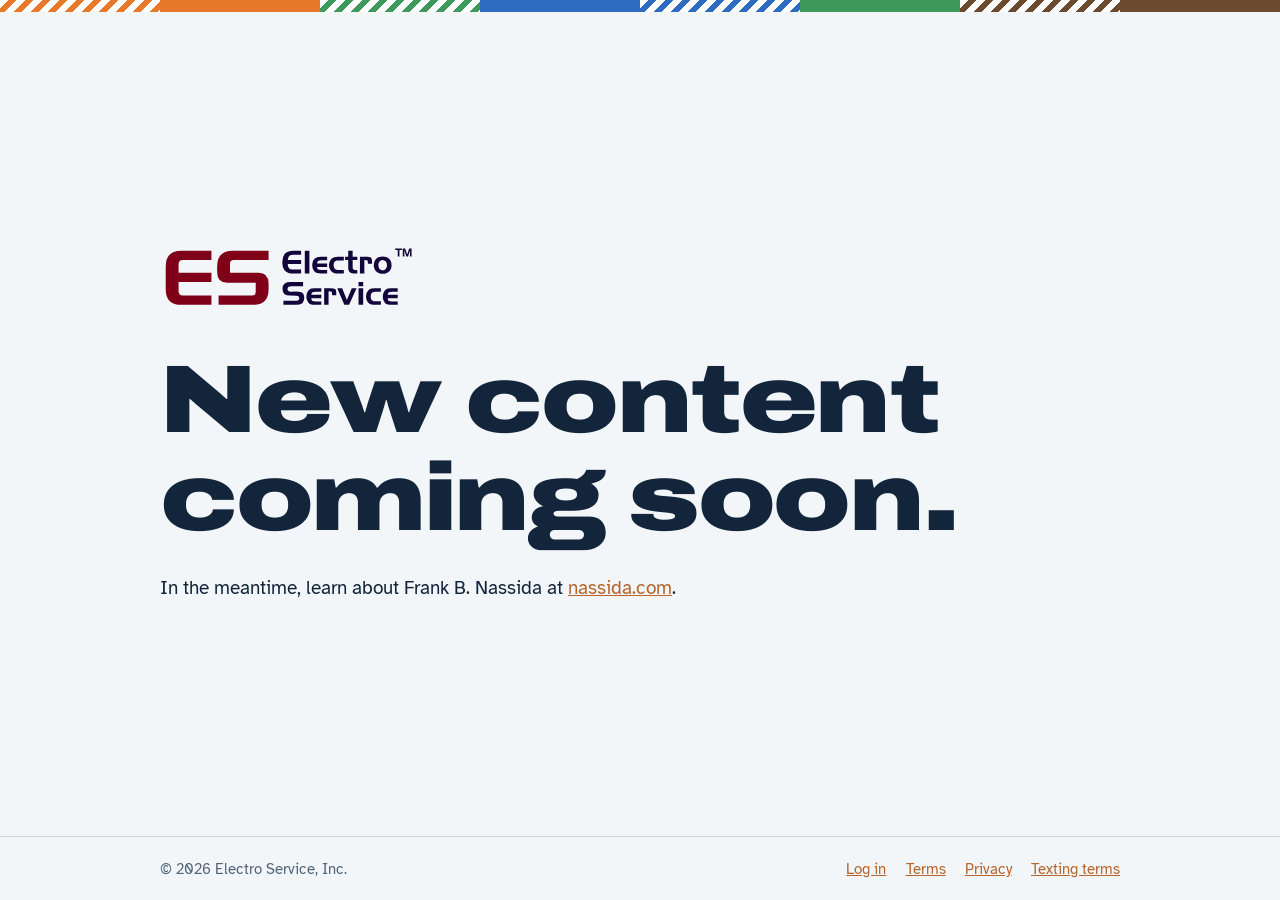
<file: index.html>
<!DOCTYPE html>
<html lang="en">
<head>
<meta charset="utf-8">
<meta name="viewport" content="width=device-width, initial-scale=1">
<title>Electro Service | New content coming soon</title>
<meta name="description" content="Electro Service, Inc. New content is coming soon.">
<link rel="preconnect" href="https://fonts.googleapis.com">
<link rel="preconnect" href="https://fonts.gstatic.com" crossorigin>
<link href="https://fonts.googleapis.com/css2?family=Archivo:wdth,wght@125,900&family=Atkinson+Hyperlegible:wght@400;700&display=swap" rel="stylesheet">
<style>
  :root{--ink:#13253A;--paper:#F3F6F8;--copper:#B5652B;--line:#C9D3DB;--muted:#51657A;
    --w-orange:#E8792B;--w-green:#3E9A5A;--w-blue:#2D6CC0;--w-brown:#6B4A2E}
  *{box-sizing:border-box}
  html,body{height:100%}
  body{margin:0;background:var(--paper);color:var(--ink);font:1.0625rem/1.6 "Atkinson Hyperlegible",system-ui,sans-serif;
    display:flex;flex-direction:column}
  a{color:var(--copper)}
  a:focus-visible{outline:3px solid var(--w-blue);outline-offset:3px}
  .wires{display:flex}
  .wires i{flex:1}
  .wires i:nth-child(1){background:repeating-linear-gradient(135deg,#fff 0 6px,var(--w-orange) 6px 12px)}
  .wires i:nth-child(2){background:var(--w-orange)}
  .wires i:nth-child(3){background:repeating-linear-gradient(135deg,#fff 0 6px,var(--w-green) 6px 12px)}
  .wires i:nth-child(4){background:var(--w-blue)}
  .wires i:nth-child(5){background:repeating-linear-gradient(135deg,#fff 0 6px,var(--w-blue) 6px 12px)}
  .wires i:nth-child(6){background:var(--w-green)}
  .wires i:nth-child(7){background:repeating-linear-gradient(135deg,#fff 0 6px,var(--w-brown) 6px 12px)}
  .wires i:nth-child(8){background:var(--w-brown)}
  .band{height:12px}
  main{flex:1;display:flex;align-items:center;padding:3rem 1.5rem}
  .inner{max-width:60rem;margin:0 auto;width:100%}
  .brand{display:flex;align-items:center;gap:.7rem;font-family:Archivo,sans-serif;font-weight:900;font-stretch:125%;font-size:1.2rem;margin-bottom:2.5rem}
  .brand .wires{width:2.2rem;height:1.6rem;border-radius:3px;overflow:hidden}
  h1{font-family:Archivo,sans-serif;font-weight:900;font-stretch:125%;letter-spacing:-.025em;line-height:1.02;
    font-size:clamp(2.8rem,8vw,6rem);margin:0;max-width:12ch}
  p{max-width:46ch;font-size:1.2rem;margin:1.6rem 0 0}
  footer{border-top:1px solid var(--line);padding:1.2rem 1.5rem;color:var(--muted);font-size:.95rem}
  footer .row{max-width:60rem;margin:0 auto;display:flex;justify-content:space-between;flex-wrap:wrap;gap:1rem}
  footer nav{display:flex;gap:1.2rem;flex-wrap:wrap}
  .brand img{display:block;height:4.2rem;width:auto}
</style>
</head>
<body>
<span class="band wires" aria-hidden="true"><i></i><i></i><i></i><i></i><i></i><i></i><i></i><i></i></span>
<main>
  <div class="inner">
    <div class="brand"><img src="/assets/logo-es.svg" width="182" height="47" alt="Electro Service"></div>
    <h1>New content coming soon.</h1>
    <p>In the meantime, learn about Frank B. Nassida at <a href="https://nassida.com" rel="noopener">nassida.com</a>.</p>
  </div>
</main>
<footer>
  <div class="row">
    <span>© 2026 Electro Service, Inc.</span>
    <nav aria-label="Site"><a href="/portal/login.php">Log in</a><a href="/terms.html">Terms</a><a href="/privacy.html">Privacy</a><a href="/sms.html">Texting terms</a></nav>
  </div>
</footer>
</body>
</html>
</file>
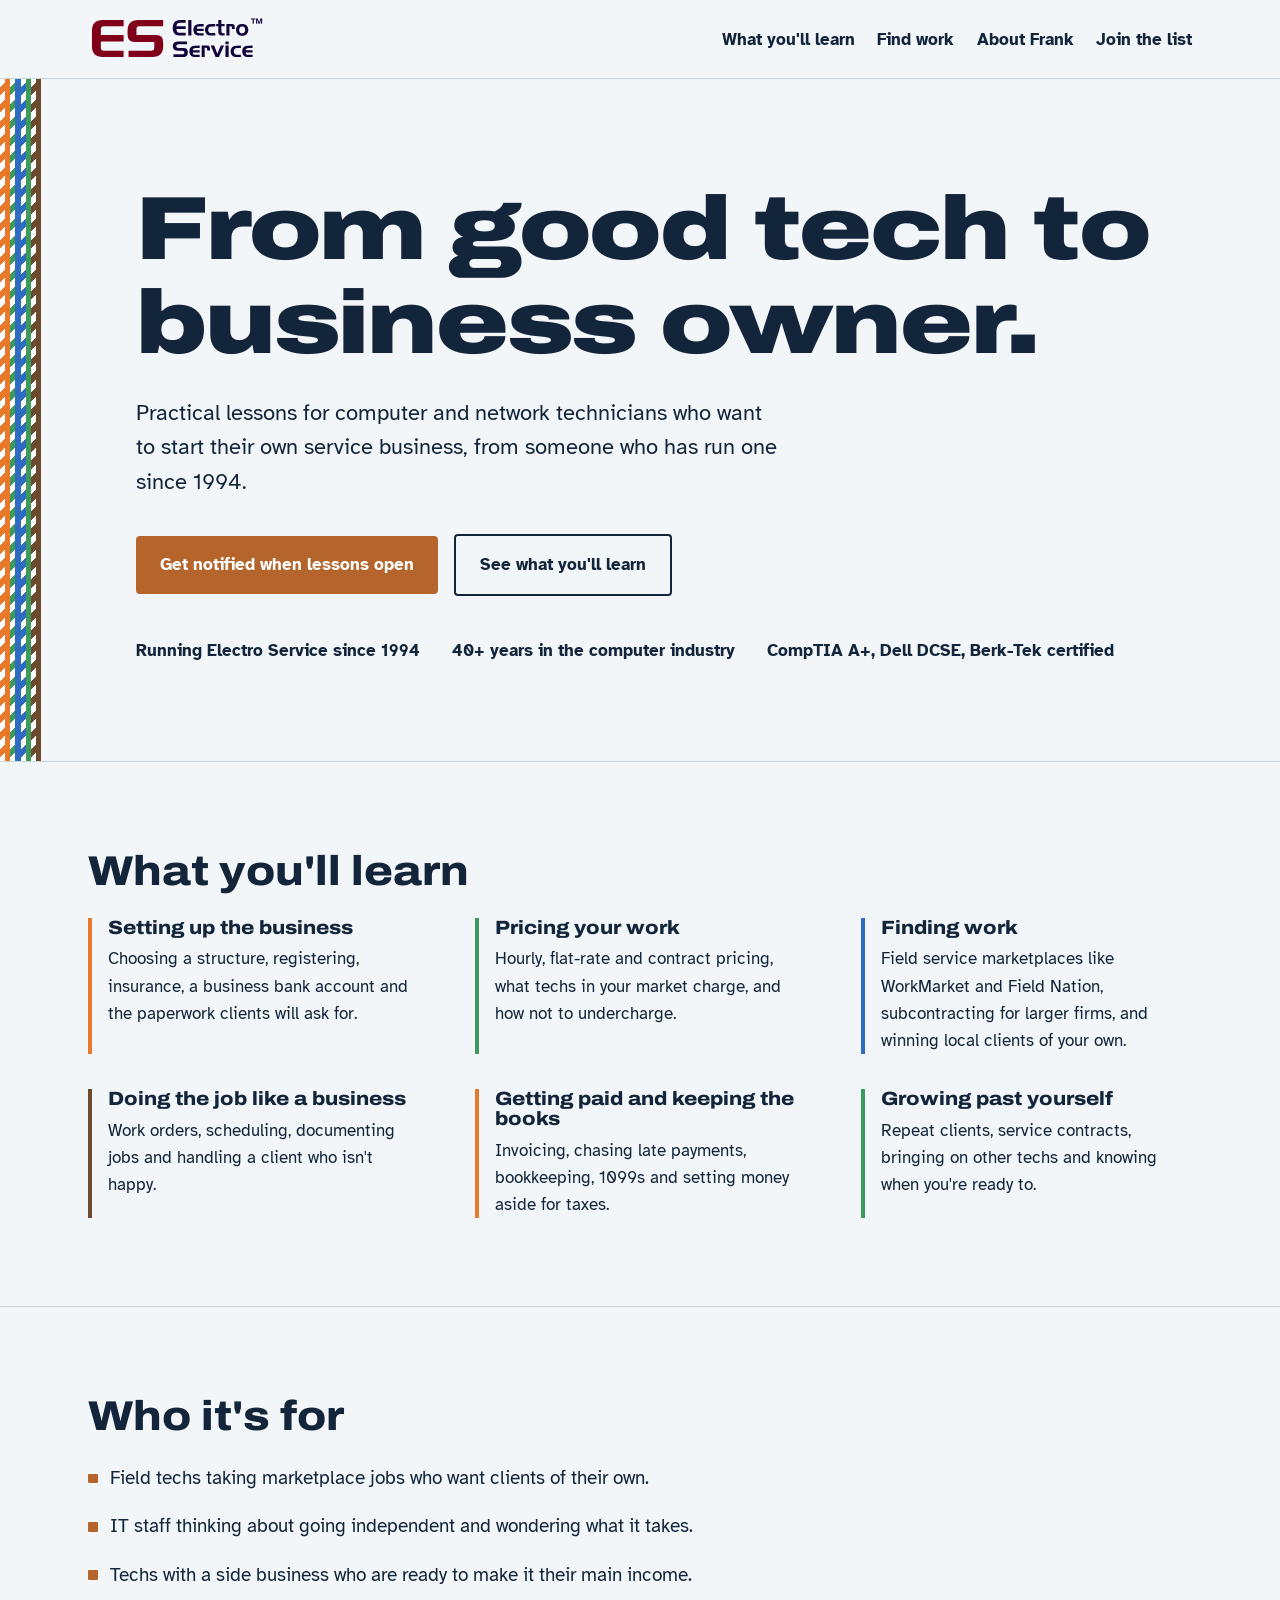
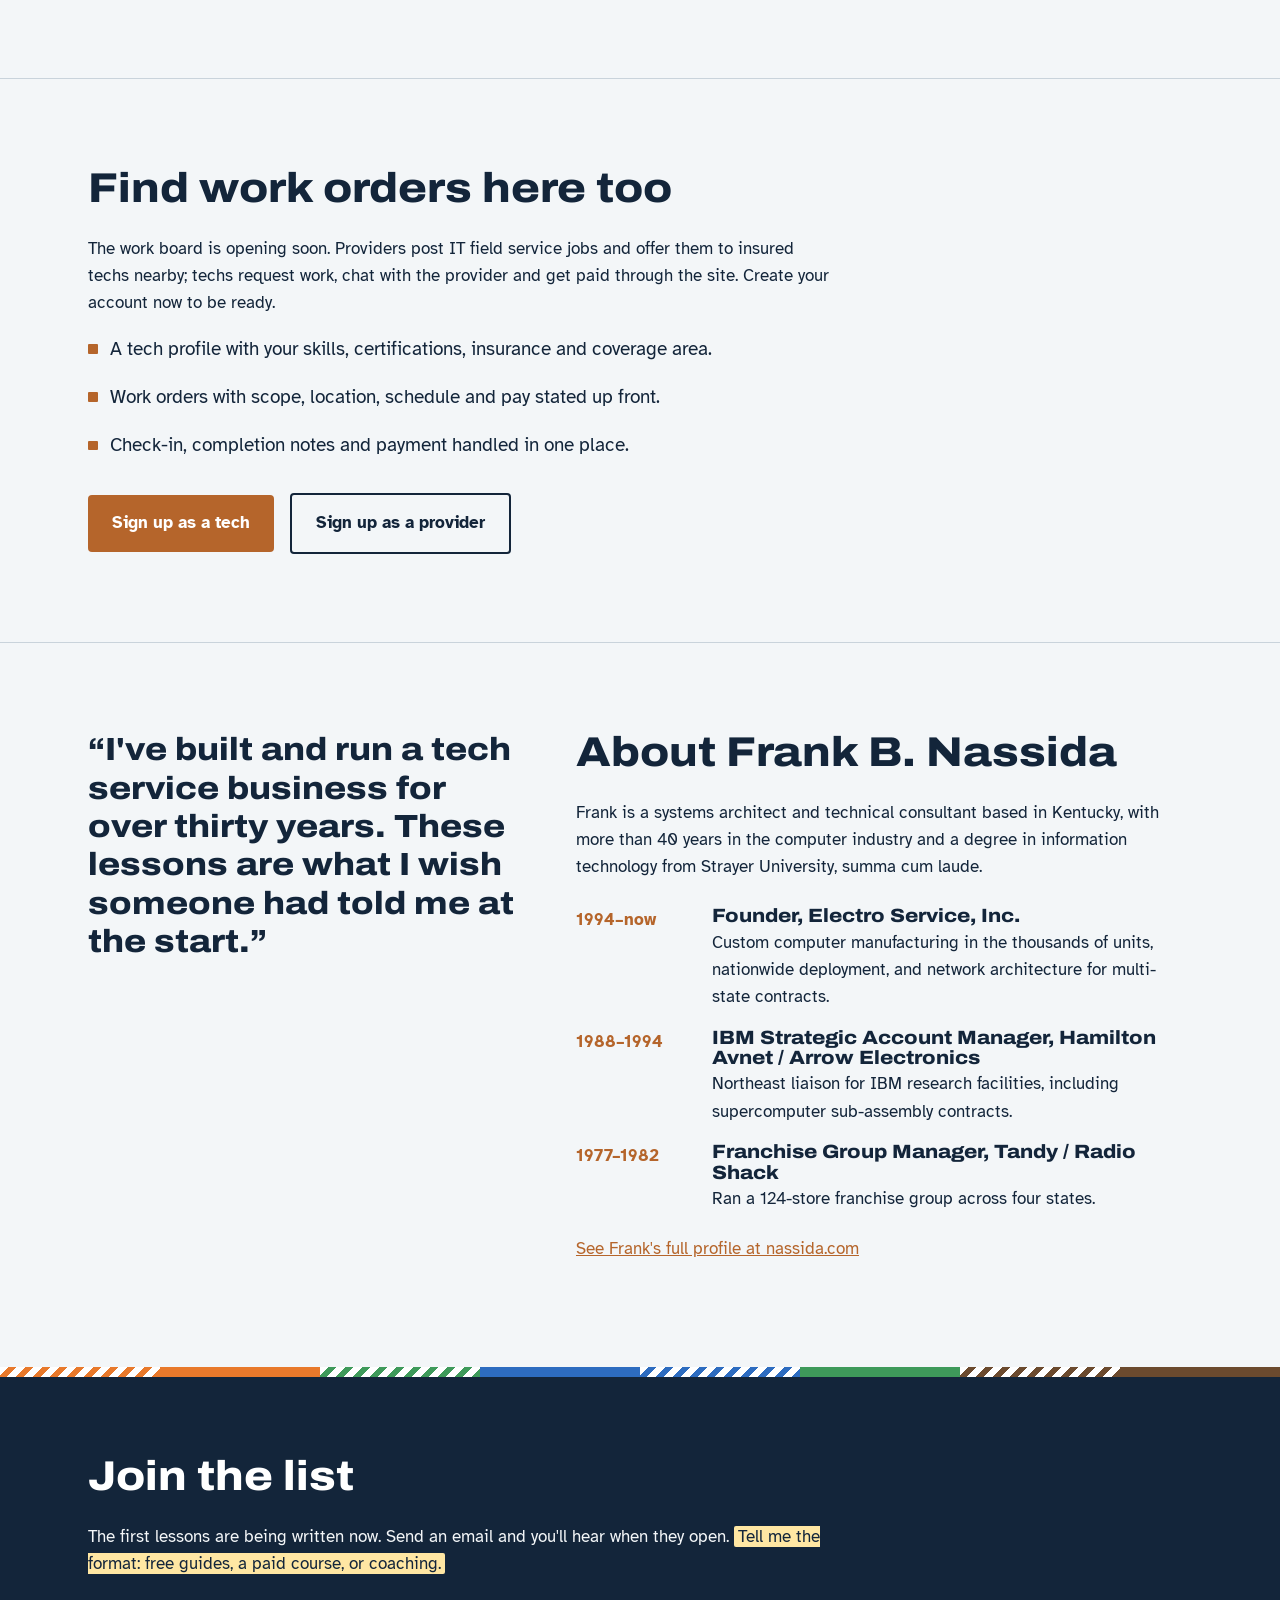
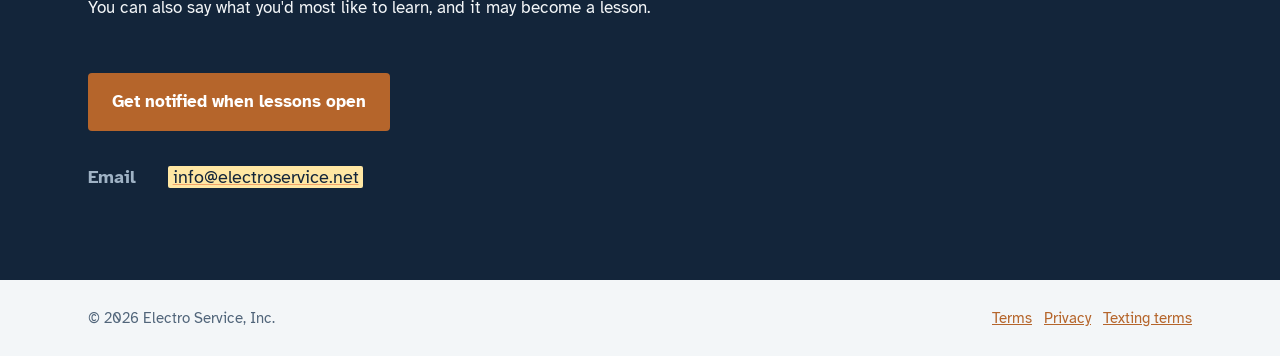
<file: home.html>
<!DOCTYPE html>
<html lang="en">
<head>
<meta charset="utf-8">
<meta name="viewport" content="width=device-width, initial-scale=1">
<meta name="robots" content="noindex">
<title>Electro Service | Start your own tech service business</title>
<meta name="description" content="Practical lessons for computer and network technicians starting their own service business, from a consultant who has run one since 1994.">
<link rel="preconnect" href="https://fonts.googleapis.com">
<link rel="preconnect" href="https://fonts.gstatic.com" crossorigin>
<link href="https://fonts.googleapis.com/css2?family=Archivo:wdth,wght@112,500;112,800;125,900&family=Atkinson+Hyperlegible:ital,wght@0,400;0,700;1,400&display=swap" rel="stylesheet">
<style>
  :root{
    --ink:#13253A;        /* deep slate blue: text, dark panels */
    --paper:#F3F6F8;      /* cool off-white page */
    --copper:#B5652B;     /* bare copper: links, primary action */
    --line:#C9D3DB;       /* quiet rules */
    /* T568B pair colours: the brand mark */
    --w-orange:#E8792B; --w-green:#3E9A5A; --w-blue:#2D6CC0; --w-brown:#6B4A2E;
    --measure:68ch;
  }
  *{box-sizing:border-box}
  html{scroll-behavior:smooth}
  @media (prefers-reduced-motion:reduce){html{scroll-behavior:auto}*{animation:none!important;transition:none!important}}
  body{margin:0;background:var(--paper);color:var(--ink);
    font:1.0625rem/1.6 "Atkinson Hyperlegible",system-ui,sans-serif}
  a{color:var(--copper)}
  a:focus-visible,button:focus-visible{outline:3px solid var(--w-blue);outline-offset:3px;border-radius:2px}
  .wrap{max-width:72rem;margin:0 auto;padding:0 1.5rem}
  h1,h2,h3{font-family:Archivo,sans-serif;font-stretch:112%;line-height:1.05;margin:0}
  h2{font-size:clamp(1.9rem,3.6vw,2.6rem);font-weight:800;margin-bottom:1.5rem}
  h3{font-size:1.2rem;font-weight:800}
  p{max-width:var(--measure)}
  .todo{background:#FFE7A3;color:var(--ink);padding:0 .25em;border-radius:2px}

  /* the wire stripe: eight conductors in T568B order */
  .wires{display:flex;height:100%}
  .wires i{flex:1}
  .wires i:nth-child(1){background:repeating-linear-gradient(135deg,#fff 0 6px,var(--w-orange) 6px 12px)}
  .wires i:nth-child(2){background:var(--w-orange)}
  .wires i:nth-child(3){background:repeating-linear-gradient(135deg,#fff 0 6px,var(--w-green) 6px 12px)}
  .wires i:nth-child(4){background:var(--w-blue)}
  .wires i:nth-child(5){background:repeating-linear-gradient(135deg,#fff 0 6px,var(--w-blue) 6px 12px)}
  .wires i:nth-child(6){background:var(--w-green)}
  .wires i:nth-child(7){background:repeating-linear-gradient(135deg,#fff 0 6px,var(--w-brown) 6px 12px)}
  .wires i:nth-child(8){background:var(--w-brown)}

  /* header */
  header{border-bottom:1px solid var(--line)}
  header .wrap{display:flex;align-items:center;justify-content:space-between;gap:1rem;padding-block:1rem}
  .brand{display:flex;align-items:center;gap:.7rem;text-decoration:none;color:var(--ink);
    font-family:Archivo,sans-serif;font-weight:900;font-stretch:125%;font-size:1.15rem;letter-spacing:-.01em}
  .brand .wires{width:2.2rem;height:1.6rem;border-radius:3px;overflow:hidden}
  nav{display:flex;gap:1.4rem;flex-wrap:wrap}
  nav a{color:var(--ink);text-decoration:none;font-weight:700}
  nav a:hover{color:var(--copper)}

  /* hero: the cable runs down the left and splays into the headline */
  .hero{position:relative;padding:clamp(3rem,8vw,6.5rem) 0 clamp(3rem,7vw,5rem)}
  .hero .run{position:absolute;left:0;top:0;bottom:0;width:clamp(1.2rem,3.2vw,2.6rem)}
  .hero .run .wires{flex-direction:row}
  .hero .wrap{padding-left:clamp(2.8rem,6vw,4.5rem)}
  .hero h1{font-size:clamp(2.6rem,7.2vw,5.6rem);font-weight:900;font-stretch:125%;letter-spacing:-.025em;max-width:14ch}
  .hero p.lede{font-size:clamp(1.15rem,1.8vw,1.35rem);margin:1.6rem 0 2.2rem;max-width:46ch}
  .actions{display:flex;flex-wrap:wrap;gap:1rem;align-items:center}
  .btn{display:inline-block;padding:.95rem 1.5rem;font-weight:700;text-decoration:none;border-radius:4px;font-size:1.05rem}
  .btn.primary{background:var(--copper);color:#fff}
  .btn.primary:hover{background:#9A5323}
  .btn.plain{color:var(--ink);border:2px solid var(--ink)}
  .btn.plain:hover{background:var(--ink);color:var(--paper)}
  .hero .facts{display:flex;flex-wrap:wrap;gap:.5rem 2rem;margin-top:2.6rem;padding:0;list-style:none;font-weight:700}

  section{padding:clamp(3rem,7vw,5.5rem) 0;border-top:1px solid var(--line)}

  /* services: a plain two-column list, not cards */
  .services{display:grid;grid-template-columns:repeat(auto-fit,minmax(18rem,1fr));gap:2.2rem 3.5rem;margin:0;padding:0;list-style:none}
  .services li{padding-left:1rem;border-left:4px solid var(--c,var(--w-blue))}
  .services li:nth-child(4n+1){--c:var(--w-orange)}
  .services li:nth-child(4n+2){--c:var(--w-green)}
  .services li:nth-child(4n+3){--c:var(--w-blue)}
  .services li:nth-child(4n+4){--c:var(--w-brown)}
  .services p{margin:.45rem 0 0}

  /* how a call goes: a real sequence */
  .steps{counter-reset:s;display:grid;grid-template-columns:repeat(auto-fit,minmax(15rem,1fr));gap:2rem;margin:0;padding:0;list-style:none}
  .steps li{counter-increment:s}
  .steps li::before{content:counter(s);display:block;font-family:Archivo,sans-serif;font-weight:900;font-stretch:125%;
    font-size:3rem;line-height:1;color:var(--copper);margin-bottom:.6rem}
  .steps p{margin:.4rem 0 0}

  .audience{margin:0;padding:0;list-style:none;display:grid;gap:1.1rem;max-width:var(--measure)}
  .audience li{font-size:1.2rem;padding-left:1.4rem;position:relative}
  .audience li::before{content:"";position:absolute;left:0;top:.55em;width:.6rem;height:.6rem;background:var(--copper);border-radius:1px}
  .career{margin:1.6rem 0 0;padding:0;list-style:none;display:grid;gap:1.1rem}
  .career li{display:grid;grid-template-columns:7.5rem 1fr;gap:1rem}
  .career .yrs{font-weight:700;color:var(--copper)}
  .career p{margin:.15rem 0 0}
  @media (max-width:760px){.career li{grid-template-columns:1fr;gap:.1rem}}

  /* about */
  .about{display:grid;grid-template-columns:minmax(0,1fr) minmax(0,1.4fr);gap:3rem;align-items:start}
  .about blockquote{margin:0;font-family:Archivo,sans-serif;font-weight:800;font-stretch:112%;font-size:clamp(1.5rem,2.6vw,2rem);line-height:1.2}

  /* contact panel */
  .contact{background:var(--ink);color:var(--paper);border-top:0;position:relative}
  .contact .band{position:absolute;left:0;right:0;top:0;height:10px}
  .contact h2{color:#fff}
  .contact a{color:#F2A46B}
  .contact dl{display:grid;grid-template-columns:max-content 1fr;gap:.9rem 2rem;margin:2rem 0 0;font-size:1.15rem}
  .contact dt{font-weight:700;color:#9FB2C4}
  .contact dd{margin:0}
  .contact .btn.primary{margin-top:2.2rem}

  footer{padding:1.6rem 0;font-size:.95rem;color:#51657A}
  footer .wrap{display:flex;justify-content:space-between;flex-wrap:wrap;gap:1rem}

  @media (max-width:760px){
    nav{display:none}
    .about{grid-template-columns:1fr}
    .contact dl{grid-template-columns:1fr;gap:.2rem}
    .contact dd{margin-bottom:.8rem}
  }
  .brand img{display:block;height:2.9rem;width:auto}
</style>
</head>
<body>

<header>
  <div class="wrap">
    <a class="brand" href="#top"><img src="/assets/logo-es.svg" width="182" height="47" alt="Electro Service, home"></a>
    <nav aria-label="Main">
      <a href="#learn">What you'll learn</a>
      <a href="#work">Find work</a>
      <a href="#about">About Frank</a>
      <a href="#join">Join the list</a>
    </nav>
  </div>
</header>

<main id="top">
  <div class="hero">
    <div class="run" aria-hidden="true"><span class="wires"><i></i><i></i><i></i><i></i><i></i><i></i><i></i><i></i></span></div>
    <div class="wrap">
      <h1>From good tech to business owner.</h1>
      <p class="lede">Practical lessons for computer and network technicians who want to start their own service business, from someone who has run one since 1994.</p>
      <div class="actions">
        <a class="btn primary" href="mailto:info@electroservice.net?subject=Notify%20me%20when%20lessons%20open">Get notified when lessons open</a>
        <a class="btn plain" href="#learn">See what you'll learn</a>
      </div>
      <ul class="facts">
        <li>Running Electro Service since 1994</li>
        <li>40+ years in the computer industry</li>
        <li>CompTIA A+, Dell DCSE, Berk-Tek certified</li>
      </ul>
    </div>
  </div>

  <section id="learn">
    <div class="wrap">
      <h2>What you'll learn</h2>
      <ul class="services">
        <li><h3>Setting up the business</h3><p>Choosing a structure, registering, insurance, a business bank account and the paperwork clients will ask for.</p></li>
        <li><h3>Pricing your work</h3><p>Hourly, flat-rate and contract pricing, what techs in your market charge, and how not to undercharge.</p></li>
        <li><h3>Finding work</h3><p>Field service marketplaces like WorkMarket and Field Nation, subcontracting for larger firms, and winning local clients of your own.</p></li>
        <li><h3>Doing the job like a business</h3><p>Work orders, scheduling, documenting jobs and handling a client who isn't happy.</p></li>
        <li><h3>Getting paid and keeping the books</h3><p>Invoicing, chasing late payments, bookkeeping, 1099s and setting money aside for taxes.</p></li>
        <li><h3>Growing past yourself</h3><p>Repeat clients, service contracts, bringing on other techs and knowing when you're ready to.</p></li>
      </ul>
    </div>
  </section>

  <section id="who">
    <div class="wrap">
      <h2>Who it's for</h2>
      <ul class="audience">
        <li>Field techs taking marketplace jobs who want clients of their own.</li>
        <li>IT staff thinking about going independent and wondering what it takes.</li>
        <li>Techs with a side business who are ready to make it their main income.</li>
      </ul>
    </div>
  </section>

  <section id="work" class="work">
    <div class="wrap">
      <h2>Find work orders here too</h2>
      <p>The work board is opening soon. Providers post IT field service jobs and offer them to insured techs nearby; techs request work, chat with the provider and get paid through the site. Create your account now to be ready.</p>
      <ul class="audience">
        <li>A tech profile with your skills, certifications, insurance and coverage area.</li>
        <li>Work orders with scope, location, schedule and pay stated up front.</li>
        <li>Check-in, completion notes and payment handled in one place.</li>
      </ul>
      <div class="actions" style="margin-top:2rem">
        <a class="btn primary" href="/portal/register.php?as=tech">Sign up as a tech</a>
        <a class="btn plain" href="/portal/register.php?as=provider">Sign up as a provider</a>
      </div>
    </div>
  </section>

  <section id="about">
    <div class="wrap about">
      <blockquote>“I've built and run a tech service business for over thirty years. These lessons are what I wish someone had told me at the start.”</blockquote>
      <div>
        <h2>About Frank B. Nassida</h2>
        <p>Frank is a systems architect and technical consultant based in Kentucky, with more than 40 years in the computer industry and a degree in information technology from Strayer University, summa cum laude.</p>
        <ul class="career">
          <li><span class="yrs">1994–now</span><div><h3>Founder, Electro Service, Inc.</h3><p>Custom computer manufacturing in the thousands of units, nationwide deployment, and network architecture for multi-state contracts.</p></div></li>
          <li><span class="yrs">1988–1994</span><div><h3>IBM Strategic Account Manager, Hamilton Avnet / Arrow Electronics</h3><p>Northeast liaison for IBM research facilities, including supercomputer sub-assembly contracts.</p></div></li>
          <li><span class="yrs">1977–1982</span><div><h3>Franchise Group Manager, Tandy / Radio Shack</h3><p>Ran a 124-store franchise group across four states.</p></div></li>
        </ul>
        <p style="margin-top:1.4rem"><a href="https://nassida.com" target="_blank" rel="noopener">See Frank's full profile at nassida.com</a></p>
      </div>
    </div>
  </section>

  <section id="join" class="contact">
    <span class="band wires" aria-hidden="true"><i></i><i></i><i></i><i></i><i></i><i></i><i></i><i></i></span>
    <div class="wrap">
      <h2>Join the list</h2>
      <p>The first lessons are being written now. Send an email and you'll hear when they open. <span class="todo">Tell me the format: free guides, a paid course, or coaching.</span></p>
      <p>You can also say what you'd most like to learn, and it may become a lesson.</p>
      <a class="btn primary" href="mailto:info@electroservice.net?subject=Notify%20me%20when%20lessons%20open">Get notified when lessons open</a>
      <dl>
        <dt>Email</dt><dd><a href="mailto:info@electroservice.net"><span class="todo">info@electroservice.net</span></a></dd>
      </dl>
    </div>
  </section>
</main>

<footer>
  <div class="wrap">
    <span>© 2026 Electro Service, Inc.</span>
    <span><a href="/terms.html">Terms</a>&nbsp;&nbsp; <a href="/privacy.html">Privacy</a>&nbsp;&nbsp; <a href="/sms.html">Texting terms</a></span>
  </div>
</footer>

</body>
</html>
</file>
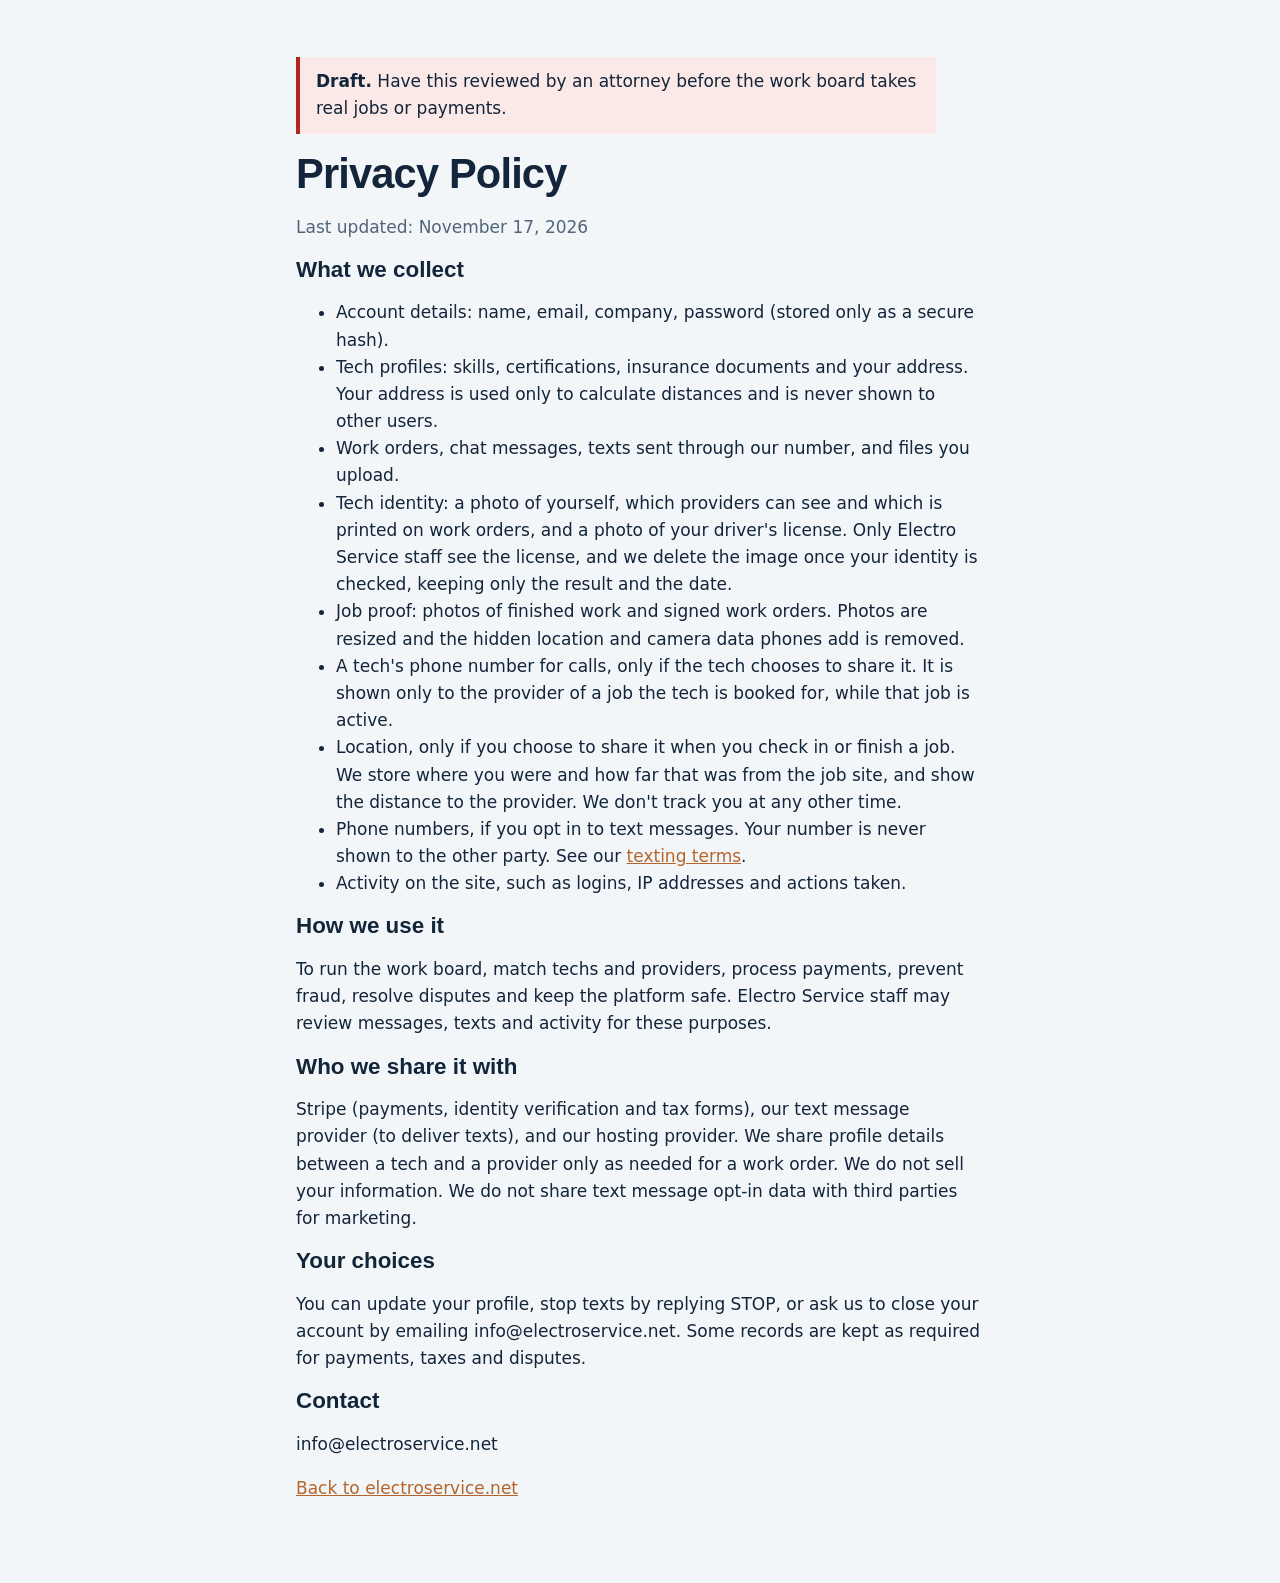
<file: privacy.html>
<!DOCTYPE html>
<html lang="en">
<head>
<meta charset="utf-8">
<meta name="viewport" content="width=device-width, initial-scale=1">
<title>Privacy Policy | Electro Service</title>
<link rel="stylesheet" href="/assets/app.css">
</head>
<body>
<main class="wrap page" style="max-width:46rem">
<p class="error"><strong>Draft.</strong> Have this reviewed by an attorney before the work board takes real jobs or payments.</p>
<h1>Privacy Policy</h1>
<p class="muted">Last updated: November 17, 2026</p>

<h2>What we collect</h2>
<ul>
  <li>Account details: name, email, company, password (stored only as a secure hash).</li>
  <li>Tech profiles: skills, certifications, insurance documents and your address. Your address is used only to calculate distances and is never shown to other users.</li>
  <li>Work orders, chat messages, texts sent through our number, and files you upload.</li>
  <li>Tech identity: a photo of yourself, which providers can see and which is printed on work orders, and a photo of your driver's license. Only Electro Service staff see the license, and we delete the image once your identity is checked, keeping only the result and the date.</li>
  <li>Job proof: photos of finished work and signed work orders. Photos are resized and the hidden location and camera data phones add is removed.</li>
  <li>A tech's phone number for calls, only if the tech chooses to share it. It is shown only to the provider of a job the tech is booked for, while that job is active.</li>
  <li>Location, only if you choose to share it when you check in or finish a job. We store where you were and how far that was from the job site, and show the distance to the provider. We don't track you at any other time.</li>
  <li>Phone numbers, if you opt in to text messages. Your number is never shown to the other party. See our <a href="/sms.html">texting terms</a>.</li>
  <li>Activity on the site, such as logins, IP addresses and actions taken.</li>
</ul>

<h2>How we use it</h2>
<p>To run the work board, match techs and providers, process payments, prevent fraud, resolve disputes and keep the platform safe. Electro Service staff may review messages, texts and activity for these purposes.</p>

<h2>Who we share it with</h2>
<p>Stripe (payments, identity verification and tax forms), our text message provider (to deliver texts), and our hosting provider. We share profile details between a tech and a provider only as needed for a work order. We do not sell your information. We do not share text message opt-in data with third parties for marketing.</p>

<h2>Your choices</h2>
<p>You can update your profile, stop texts by replying STOP, or ask us to close your account by emailing info@electroservice.net. Some records are kept as required for payments, taxes and disputes.</p>

<h2>Contact</h2>
<p>info@electroservice.net</p>
<p><a href="/">Back to electroservice.net</a></p>
</main>
</body>
</html>
</file>
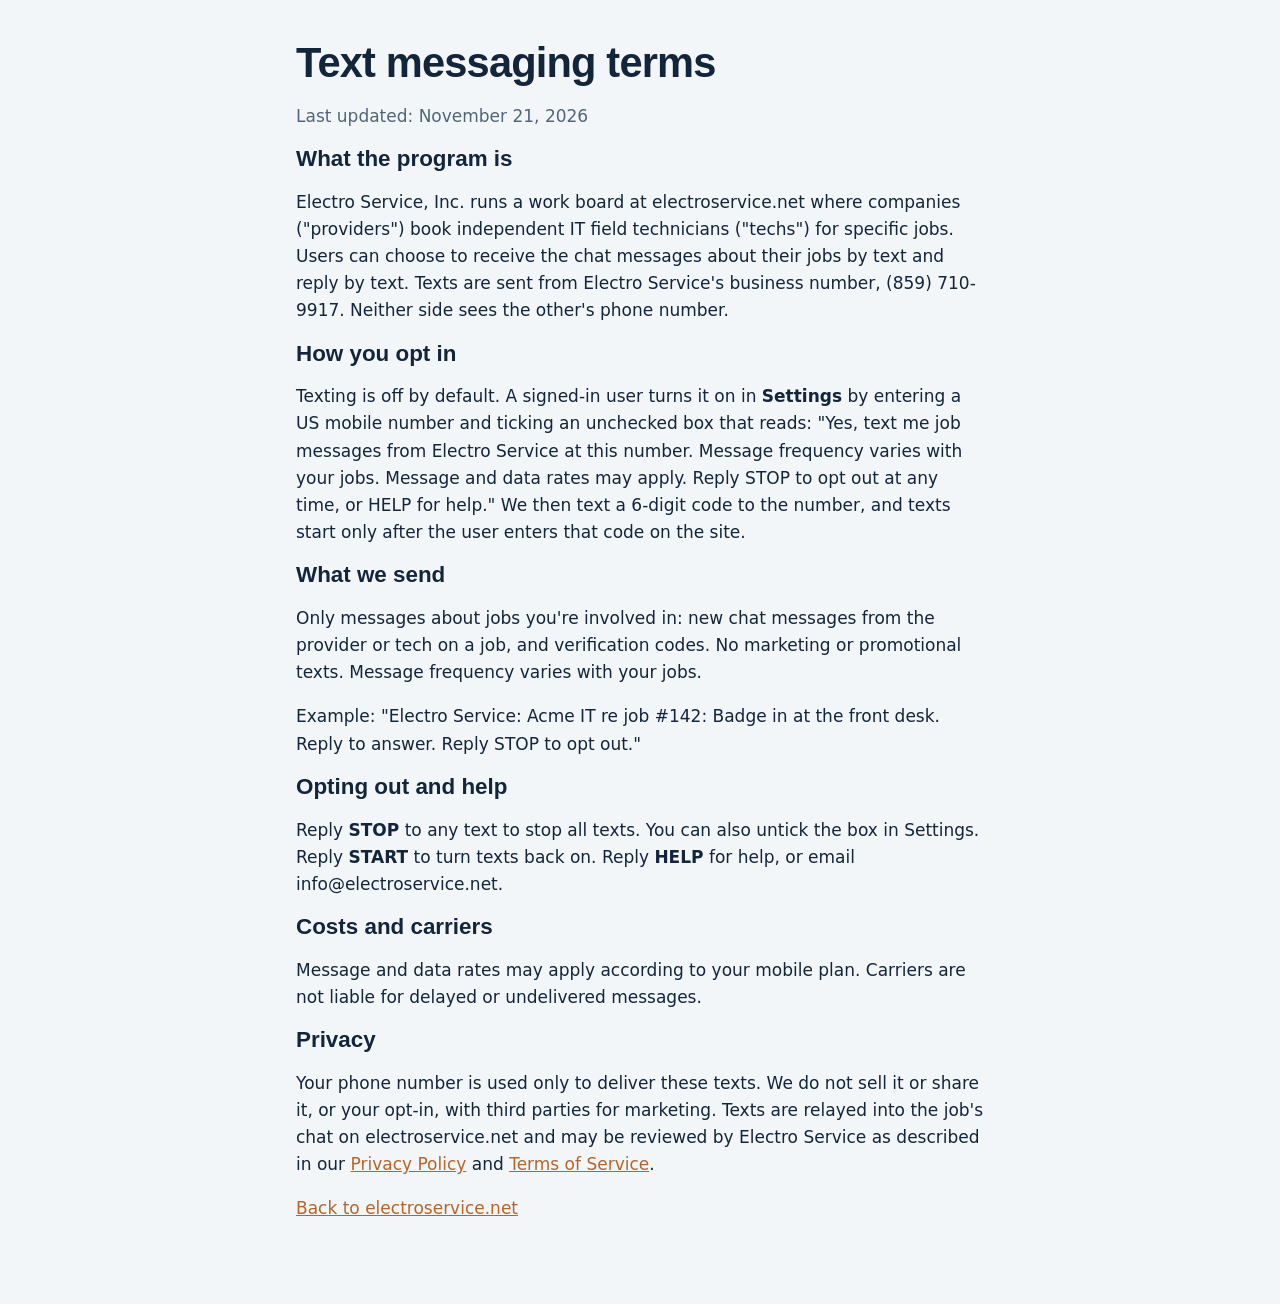
<file: sms.html>
<!DOCTYPE html>
<html lang="en">
<head>
<meta charset="utf-8">
<meta name="viewport" content="width=device-width, initial-scale=1">
<title>Text messaging terms | Electro Service</title>
<link rel="stylesheet" href="/assets/app.css">
</head>
<body>
<main class="wrap page" style="max-width:46rem">
<h1>Text messaging terms</h1>
<p class="muted">Last updated: November 21, 2026</p>

<h2>What the program is</h2>
<p>Electro Service, Inc. runs a work board at electroservice.net where companies ("providers") book independent IT field technicians ("techs") for specific jobs. Users can choose to receive the chat messages about their jobs by text and reply by text. Texts are sent from Electro Service's business number, (859) 710-9917. Neither side sees the other's phone number.</p>

<h2>How you opt in</h2>
<p>Texting is off by default. A signed-in user turns it on in <strong>Settings</strong> by entering a US mobile number and ticking an unchecked box that reads: "Yes, text me job messages from Electro Service at this number. Message frequency varies with your jobs. Message and data rates may apply. Reply STOP to opt out at any time, or HELP for help." We then text a 6-digit code to the number, and texts start only after the user enters that code on the site.</p>

<h2>What we send</h2>
<p>Only messages about jobs you're involved in: new chat messages from the provider or tech on a job, and verification codes. No marketing or promotional texts. Message frequency varies with your jobs.</p>
<p>Example: "Electro Service: Acme IT re job #142: Badge in at the front desk. Reply to answer. Reply STOP to opt out."</p>

<h2>Opting out and help</h2>
<p>Reply <strong>STOP</strong> to any text to stop all texts. You can also untick the box in Settings. Reply <strong>START</strong> to turn texts back on. Reply <strong>HELP</strong> for help, or email info@electroservice.net.</p>

<h2>Costs and carriers</h2>
<p>Message and data rates may apply according to your mobile plan. Carriers are not liable for delayed or undelivered messages.</p>

<h2>Privacy</h2>
<p>Your phone number is used only to deliver these texts. We do not sell it or share it, or your opt-in, with third parties for marketing. Texts are relayed into the job's chat on electroservice.net and may be reviewed by Electro Service as described in our <a href="/privacy.html">Privacy Policy</a> and <a href="/terms.html">Terms of Service</a>.</p>

<p><a href="/">Back to electroservice.net</a></p>
</main>
</body>
</html>
</file>
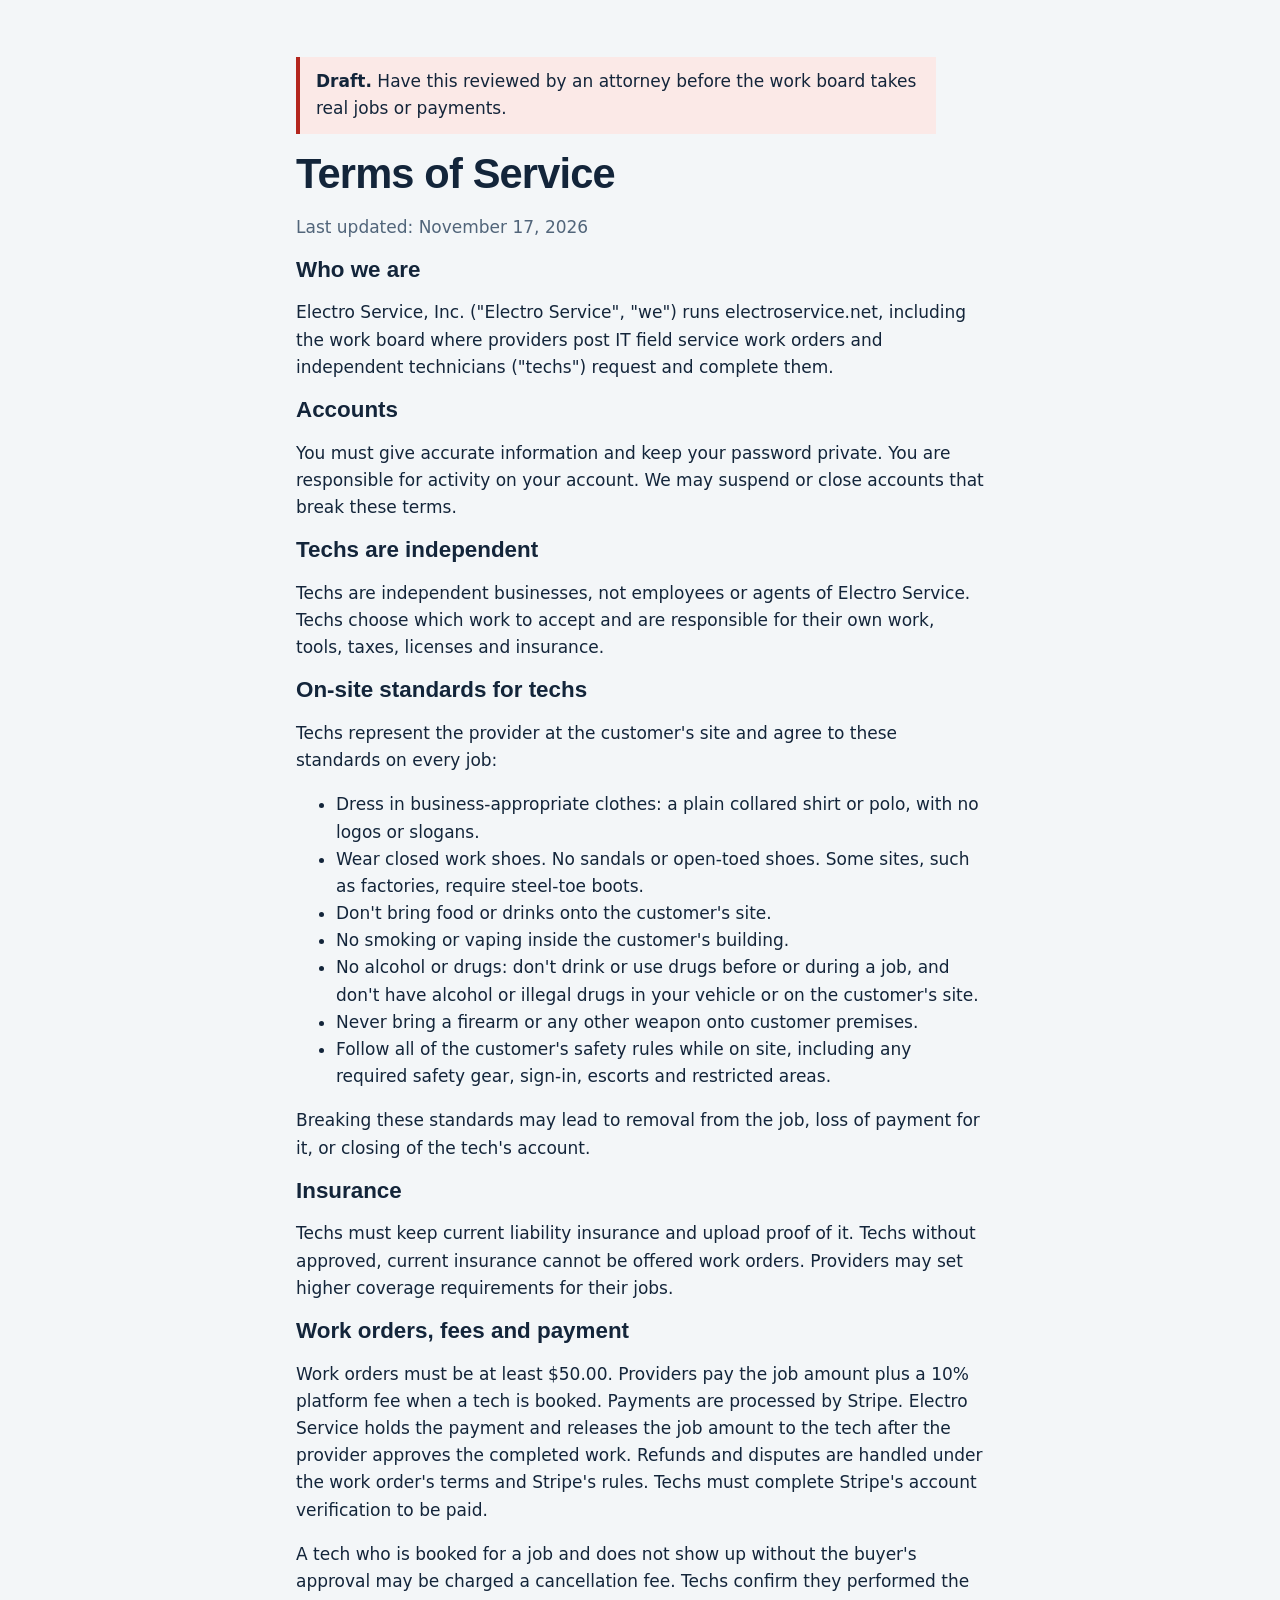
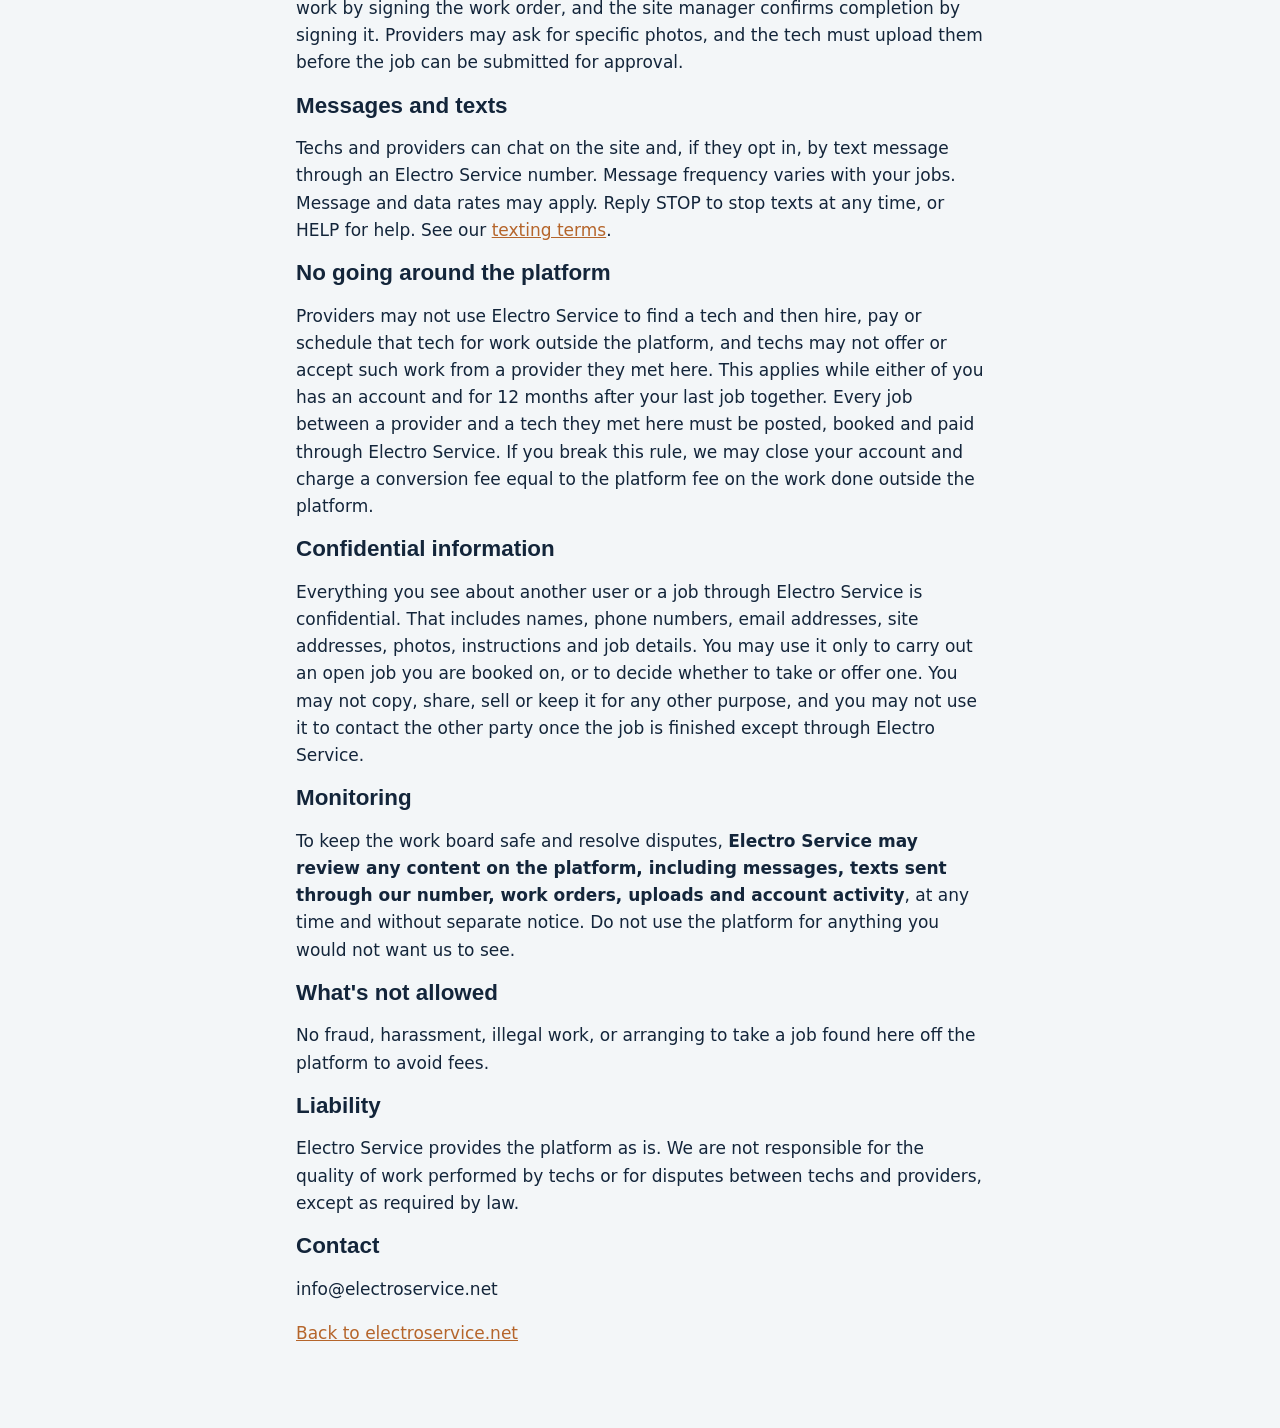
<file: terms.html>
<!DOCTYPE html>
<html lang="en">
<head>
<meta charset="utf-8">
<meta name="viewport" content="width=device-width, initial-scale=1">
<title>Terms of Service | Electro Service</title>
<link rel="stylesheet" href="/assets/app.css">
</head>
<body>
<main class="wrap page" style="max-width:46rem">
<p class="error"><strong>Draft.</strong> Have this reviewed by an attorney before the work board takes real jobs or payments.</p>
<h1>Terms of Service</h1>
<p class="muted">Last updated: November 17, 2026</p>

<h2>Who we are</h2>
<p>Electro Service, Inc. ("Electro Service", "we") runs electroservice.net, including the work board where providers post IT field service work orders and independent technicians ("techs") request and complete them.</p>

<h2>Accounts</h2>
<p>You must give accurate information and keep your password private. You are responsible for activity on your account. We may suspend or close accounts that break these terms.</p>

<h2>Techs are independent</h2>
<p>Techs are independent businesses, not employees or agents of Electro Service. Techs choose which work to accept and are responsible for their own work, tools, taxes, licenses and insurance.</p>

<h2>On-site standards for techs</h2>
<p>Techs represent the provider at the customer's site and agree to these standards on every job:</p>
<ul>
  <li>Dress in business-appropriate clothes: a plain collared shirt or polo, with no logos or slogans.</li>
  <li>Wear closed work shoes. No sandals or open-toed shoes. Some sites, such as factories, require steel-toe boots.</li>
  <li>Don't bring food or drinks onto the customer's site.</li>
  <li>No smoking or vaping inside the customer's building.</li>
  <li>No alcohol or drugs: don't drink or use drugs before or during a job, and don't have alcohol or illegal drugs in your vehicle or on the customer's site.</li>
  <li>Never bring a firearm or any other weapon onto customer premises.</li>
  <li>Follow all of the customer's safety rules while on site, including any required safety gear, sign-in, escorts and restricted areas.</li>
</ul>
<p>Breaking these standards may lead to removal from the job, loss of payment for it, or closing of the tech's account.</p>

<h2>Insurance</h2>
<p>Techs must keep current liability insurance and upload proof of it. Techs without approved, current insurance cannot be offered work orders. Providers may set higher coverage requirements for their jobs.</p>

<h2>Work orders, fees and payment</h2>
<p>Work orders must be at least $50.00. Providers pay the job amount plus a 10% platform fee when a tech is booked. Payments are processed by Stripe. Electro Service holds the payment and releases the job amount to the tech after the provider approves the completed work. Refunds and disputes are handled under the work order's terms and Stripe's rules. Techs must complete Stripe's account verification to be paid.</p>
<p>A tech who is booked for a job and does not show up without the buyer's approval may be charged a cancellation fee. Techs confirm they performed the work by signing the work order, and the site manager confirms completion by signing it. Providers may ask for specific photos, and the tech must upload them before the job can be submitted for approval.</p>

<h2>Messages and texts</h2>
<p>Techs and providers can chat on the site and, if they opt in, by text message through an Electro Service number. Message frequency varies with your jobs. Message and data rates may apply. Reply STOP to stop texts at any time, or HELP for help. See our <a href="/sms.html">texting terms</a>.</p>

<h2>No going around the platform</h2>
<p>Providers may not use Electro Service to find a tech and then hire, pay or schedule that tech for work outside the platform, and techs may not offer or accept such work from a provider they met here. This applies while either of you has an account and for 12 months after your last job together. Every job between a provider and a tech they met here must be posted, booked and paid through Electro Service. If you break this rule, we may close your account and charge a conversion fee equal to the platform fee on the work done outside the platform.</p>

<h2>Confidential information</h2>
<p>Everything you see about another user or a job through Electro Service is confidential. That includes names, phone numbers, email addresses, site addresses, photos, instructions and job details. You may use it only to carry out an open job you are booked on, or to decide whether to take or offer one. You may not copy, share, sell or keep it for any other purpose, and you may not use it to contact the other party once the job is finished except through Electro Service.</p>

<h2>Monitoring</h2>
<p>To keep the work board safe and resolve disputes, <strong>Electro Service may review any content on the platform, including messages, texts sent through our number, work orders, uploads and account activity</strong>, at any time and without separate notice. Do not use the platform for anything you would not want us to see.</p>

<h2>What's not allowed</h2>
<p>No fraud, harassment, illegal work, or arranging to take a job found here off the platform to avoid fees.</p>

<h2>Liability</h2>
<p>Electro Service provides the platform as is. We are not responsible for the quality of work performed by techs or for disputes between techs and providers, except as required by law.</p>

<h2>Contact</h2>
<p>info@electroservice.net</p>
<p><a href="/">Back to electroservice.net</a></p>
</main>
</body>
</html>
</file>
<file: assets/app.css>
/* Portal styles. Same tokens as the homepage. */
:root{
  --ink:#13253A; --paper:#F3F6F8; --copper:#B5652B; --line:#C9D3DB; --muted:#51657A;
  --w-orange:#E8792B; --w-green:#3E9A5A; --w-blue:#2D6CC0; --w-brown:#6B4A2E;
  --bad:#B3261E; --good:#2E7D4F;
}
*{box-sizing:border-box}
body{margin:0;background:var(--paper);color:var(--ink);font:1.0625rem/1.6 "Atkinson Hyperlegible",system-ui,sans-serif;
  min-height:100vh;display:flex;flex-direction:column}
main{flex:1}
a{color:var(--copper)}
a:focus-visible,button:focus-visible,input:focus-visible,select:focus-visible,textarea:focus-visible{outline:3px solid var(--w-blue);outline-offset:2px}
.wrap{max-width:72rem;margin:0 auto;padding:0 1.5rem}
h1,h2,h3{font-family:Archivo,sans-serif;font-stretch:112%;line-height:1.1;margin:0 0 .8rem}
h1{font-size:clamp(1.9rem,4vw,2.6rem);font-weight:900;font-stretch:125%;letter-spacing:-.02em}
h2{font-size:1.4rem;font-weight:800}

.wires{display:flex}
.wires i{flex:1}
.wires i:nth-child(1){background:repeating-linear-gradient(135deg,#fff 0 6px,var(--w-orange) 6px 12px)}
.wires i:nth-child(2){background:var(--w-orange)}
.wires i:nth-child(3){background:repeating-linear-gradient(135deg,#fff 0 6px,var(--w-green) 6px 12px)}
.wires i:nth-child(4){background:var(--w-blue)}
.wires i:nth-child(5){background:repeating-linear-gradient(135deg,#fff 0 6px,var(--w-blue) 6px 12px)}
.wires i:nth-child(6){background:var(--w-green)}
.wires i:nth-child(7){background:repeating-linear-gradient(135deg,#fff 0 6px,var(--w-brown) 6px 12px)}
.wires i:nth-child(8){background:var(--w-brown)}

.bar{border-bottom:1px solid var(--line);background:#fff}
.bar .wrap{display:flex;justify-content:space-between;align-items:center;gap:1rem;padding-block:.9rem}
.brand{display:flex;align-items:center;gap:.6rem;text-decoration:none;color:var(--ink);font-family:Archivo,sans-serif;font-weight:900;font-stretch:125%}
.brand .wires{width:2rem;height:1.4rem;border-radius:3px;overflow:hidden}
.bar nav{display:flex;align-items:center;gap:1.2rem;flex-wrap:wrap}
.bar nav a{color:var(--ink);font-weight:700;text-decoration:none}
.bar nav a:hover{color:var(--copper)}
form.inline{display:inline;margin:0}
button.link{background:none;border:0;padding:0;font:inherit;font-weight:700;color:var(--ink);cursor:pointer}
button.link:hover{color:var(--copper)}

.page{padding-block:2.5rem 4rem}
.narrow{max-width:30rem}
.notice{background:#E7F1EA;border-left:4px solid var(--good);padding:.7rem 1rem;max-width:40rem}
.error{background:#FBE9E7;border-left:4px solid var(--bad);padding:.7rem 1rem;max-width:40rem}
.muted{color:var(--muted)}

form.stack{display:grid;gap:1.1rem;margin-top:1.4rem}
label{display:grid;gap:.3rem;font-weight:700}
label .hint{font-weight:400;color:var(--muted);font-size:.95rem}
input[type=text],input[type=email],input[type=password],input[type=number],input[type=tel],input[type=date],input[type=time],select,textarea{
  font:inherit;padding:.65rem .75rem;border:1.5px solid #9AAAB9;border-radius:4px;background:#fff;color:var(--ink);width:100%}
.check{display:flex;gap:.6rem;align-items:flex-start;font-weight:400}
.check input{margin-top:.35rem}
fieldset{border:0;padding:0;margin:0}
legend{font-weight:700;margin-bottom:.4rem}
.choice{display:grid;grid-template-columns:1fr 1fr;gap:.8rem}
.choice label{border:1.5px solid #9AAAB9;border-radius:6px;padding:.9rem;background:#fff;cursor:pointer;display:flex;gap:.6rem;align-items:flex-start}
.choice label:has(input:checked){border-color:var(--copper);box-shadow:inset 0 0 0 1px var(--copper)}
.choice span{display:grid;gap:.15rem}
.choice small{font-weight:400;color:var(--muted)}

.btn{display:inline-block;white-space:nowrap;font:inherit;font-weight:700;padding:.8rem 1.3rem;border-radius:4px;border:0;cursor:pointer;text-decoration:none}
.btn.primary{background:var(--copper);color:#fff}
.btn.primary:hover{background:#9A5323}
.btn.plain{background:none;color:var(--ink);border:2px solid var(--ink)}

table{border-collapse:collapse;width:100%;background:#fff;font-size:.97rem}
th,td{text-align:left;padding:.6rem .75rem;border-bottom:1px solid var(--line);vertical-align:top}
th{font-weight:700;background:#E9EEF2}
.stats{display:flex;flex-wrap:wrap;gap:2.5rem;margin:1.2rem 0 2rem;padding:0;list-style:none}
.stats b{display:block;font-family:Archivo,sans-serif;font-weight:900;font-stretch:125%;font-size:2rem;line-height:1}
.tag{display:inline-block;padding:.05rem .45rem;border-radius:3px;font-size:.85rem;font-weight:700;background:#E9EEF2}
.tag.tech{background:#FCE3D0}.tag.provider{background:#D9E6F7}.tag.admin{background:#E2E2E2}.tag.suspended{background:#FBE9E7;color:var(--bad)}
.steps-todo{padding-left:1.2rem}

.foot{border-top:1px solid var(--line);padding:1.2rem 0;color:var(--muted);font-size:.93rem}
.foot .wrap{display:flex;justify-content:space-between;flex-wrap:wrap;gap:1rem}
.foot .links{display:flex;gap:1.2rem}
@media (max-width:600px){.choice{grid-template-columns:1fr}}

/* stage 2 */
.skills{display:grid;grid-template-columns:repeat(auto-fit,minmax(15rem,1fr));gap:.4rem 1.2rem}
.addr{display:grid;grid-template-columns:2fr 1fr 1fr;gap:.9rem}
.addr .wide{grid-column:1/-1}
.checklist{list-style:none;padding:0;margin:1.5rem 0;display:grid;gap:1rem;max-width:48rem;counter-reset:c}
.checklist li{counter-increment:c;display:flex;justify-content:space-between;align-items:center;gap:1.5rem;background:#fff;
  border:1px solid var(--line);border-left:5px solid var(--copper);border-radius:6px;padding:1rem 1.2rem}
.checklist li.done{border-left-color:var(--good)}
.checklist h3{margin:0 0 .2rem}
.checklist h3::before{content:counter(c) ". ";color:var(--copper)}
.checklist li.done h3::before{content:"Done: ";color:var(--good)}
.checklist p{margin:0}
.review{display:grid;grid-template-columns:1.4fr 1fr;gap:2rem;background:#fff;border:1px solid var(--line);border-radius:6px;padding:1.2rem;margin-bottom:1rem}
@media (max-width:700px){.addr,.review{grid-template-columns:1fr}.checklist li{flex-direction:column;align-items:flex-start}}

/* stage 3 */
.head-row{display:flex;justify-content:space-between;align-items:center;gap:1rem;flex-wrap:wrap;margin-bottom:.6rem}
.head-row h1,.head-row h2{margin:0}
.jobs{list-style:none;padding:0;margin:1.2rem 0;display:grid;gap:.8rem}
.jobs li{display:grid;grid-template-columns:5rem 1fr auto;gap:1.2rem;align-items:start;background:#fff;border:1px solid var(--line);border-radius:6px;padding:1rem 1.2rem}
.jobs h3{margin:0 0 .2rem}
.jobs p{margin:.15rem 0}
.jobs .dist{color:var(--muted)}
.jobs .dist b{display:block;font-family:Archivo,sans-serif;font-weight:900;font-stretch:125%;font-size:1.8rem;line-height:1;color:var(--ink)}
.jobs .pay{text-align:right;display:grid;gap:.4rem;justify-items:end}
.jobs .pay b{font-family:Archivo,sans-serif;font-weight:800;font-size:1.3rem}
.job{display:grid;grid-template-columns:1.5fr 1fr;gap:2.5rem;margin:1.2rem 0 2rem}
.prose{background:#fff;border:1px solid var(--line);border-radius:6px;padding:1rem 1.2rem;max-width:70ch}
.facts-list{display:grid;grid-template-columns:max-content 1fr;gap:.55rem 1.2rem;margin:0;background:#fff;border:1px solid var(--line);border-radius:6px;padding:1.1rem 1.2rem;align-self:start}
.facts-list dt{font-weight:700;color:var(--muted)}
.facts-list dd{margin:0}
.actions-panel{border-top:1px solid var(--line);padding-top:1.6rem}
.plain-list{padding-left:1.2rem}
.total{font-weight:700;margin:0}
.tag.status-open{background:#D9E6F7}.tag.status-assigned,.tag.status-in_progress{background:#FCE3D0}
.tag.status-submitted{background:#FFE7A3}.tag.status-approved{background:#DDEFE3}.tag.status-cancelled{background:#E2E2E2}
details summary{cursor:pointer;color:var(--copper)}
@media (max-width:760px){.job{grid-template-columns:1fr}.jobs li{grid-template-columns:1fr}.jobs .pay{text-align:left;justify-items:start}}

/* stage 4: chat */
.chat-wrap{border-top:1px solid var(--line);margin-top:2rem;padding-top:1.6rem;max-width:52rem}
.threads{display:flex;flex-wrap:wrap;gap:.4rem;margin-bottom:.8rem}
.threads a{padding:.35rem .8rem;border:1.5px solid var(--line);border-radius:999px;text-decoration:none;color:var(--ink);background:#fff;font-weight:700;font-size:.95rem}
.threads a[aria-current]{border-color:var(--copper);color:var(--copper)}
.chat{background:#fff;border:1px solid var(--line);border-radius:6px;padding:1rem;height:24rem;overflow-y:auto;display:flex;flex-direction:column;gap:.7rem}
.chat .empty{margin:auto}
.msg{max-width:78%;align-self:flex-start;background:#EEF2F5;border-radius:10px 10px 10px 2px;padding:.55rem .8rem}
.msg.mine{align-self:flex-end;background:#F6E3D3;border-radius:10px 10px 2px 10px}
.msg .meta{font-size:.8rem;color:var(--muted);margin-bottom:.15rem}
.msg .body{white-space:pre-wrap;overflow-wrap:anywhere}
.msg .seen{font-size:.75rem;color:var(--muted);text-align:right}
.chat-form{display:flex;gap:.6rem;align-items:flex-end;margin-top:.7rem}
.chat-form textarea{flex:1;resize:vertical}
.sr{position:absolute;width:1px;height:1px;overflow:hidden;clip:rect(0 0 0 0)}

/* insurance referral */
.offer{display:flex;gap:1.5rem;align-items:center;justify-content:space-between;background:#fff;border:1px solid var(--line);
  border-left:5px solid var(--w-blue);border-radius:6px;padding:1rem 1.2rem;margin:1.5rem 0;max-width:48rem}
.offer h3{margin:0 0 .3rem}
.offer p{margin:.2rem 0}
.small{font-size:.88rem}
@media (max-width:700px){.offer{flex-direction:column;align-items:flex-start}}

.brand img{display:block;height:2.6rem;width:auto}
/* Completion photos and sign-off */
.proof-wrap h3{font-size:1rem;margin:1.4rem 0 .5rem}
.photo-requests{list-style:none;padding:0;margin:.6rem 0;display:grid;gap:.7rem}
.photo-requests li{background:#fff;border:1px solid var(--line);border-left:5px solid var(--copper);border-radius:6px;padding:.8rem 1rem}
.photo-requests li.done{border-left-color:var(--good)}
.req-head{display:flex;gap:.6rem;align-items:center;flex-wrap:wrap}
.tag.ok{background:#E7F1EA;color:#1E5631}
.gallery{display:flex;flex-wrap:wrap;gap:.6rem;margin:.6rem 0}
figure.proof{margin:0;display:flex;flex-direction:column;gap:.25rem;align-items:flex-start}
figure.proof img{display:block;width:9.5rem;height:9.5rem;object-fit:cover;border-radius:4px;border:1px solid var(--line);background:#fff}
.filecard{display:flex;align-items:center;width:9.5rem;height:9.5rem;padding:.6rem;border:1px solid var(--line);border-radius:4px;background:#fff;font-weight:700;word-break:break-word}
form.upload{display:flex;gap:.5rem;align-items:center;flex-wrap:wrap;margin:.5rem 0}
form.upload input[type=file]{max-width:100%;font:inherit}
form.inline-add{display:flex;gap:.5rem;align-items:flex-end;flex-wrap:wrap;margin:.8rem 0;max-width:40rem}
form.inline-add label{flex:1;min-width:14rem}
img.avatar{width:4.5rem;height:4.5rem;object-fit:cover;border-radius:50%;border:1px solid var(--line);background:#E9EEF2;display:block}
img.avatar.lg{width:8rem;height:8rem}
/* Provider status board */
.board-wrap{overflow-x:auto;background:#fff;border:1px solid var(--line);border-radius:6px}
table.board{margin:0;min-width:62rem;font-size:.97rem}
table.board th{position:sticky;top:0;background:#E9EEF2;cursor:pointer;white-space:nowrap;user-select:none}
table.board th[aria-sort=ascending]::after{content:" \25B2";font-size:.7em}
table.board th[aria-sort=descending]::after{content:" \25BC";font-size:.7em}
table.board td{border-right:1px solid #E3E8ED}
table.board tbody tr{cursor:pointer}
table.board tbody tr:hover td{filter:brightness(.97)}
.row-onsite td{background:#DFF3E4}
.row-onsite .status{color:#1E5631;font-weight:700}
.row-late td{background:#FDE7E4}
.row-late .status{color:var(--bad);font-weight:700}
.row-review td{background:#FFF4D6}
.row-review .status{font-weight:700}
.row-open td{background:#F3F6F8}
.row-done td{color:var(--muted)}
.tech-cell{display:flex;align-items:center;gap:.5rem}
img.avatar.sm{width:2rem;height:2rem}
.board-tools{display:flex;gap:1rem;align-items:center;flex-wrap:wrap}
.board-tools input[type=search]{max-width:22rem}
.legend{display:flex;gap:.4rem 1.2rem;flex-wrap:wrap;align-items:center;font-size:.9rem;color:var(--muted)}
.legend .key{display:inline-block;width:1rem;height:1rem;border:1px solid var(--line);border-radius:2px;margin-right:.3rem;vertical-align:-2px}
.legend .key.row-onsite{background:#DFF3E4}.legend .key.row-late{background:#FDE7E4}.legend .key.row-review{background:#FFF4D6}.legend .key.row-open{background:#F3F6F8}
.stats .st-onsite b{color:#1E5631}.stats .st-late b{color:var(--bad)}
/* Remote support */
.remote-grid{display:grid;grid-template-columns:repeat(auto-fit,minmax(18rem,1fr));gap:1rem}
.remote-grid > div{background:#fff;border:1px solid var(--line);border-radius:6px;padding:.9rem 1rem}
.remote-grid h3{margin:0 0 .4rem;font-size:1rem}
dl.remote{display:grid;grid-template-columns:auto 1fr;gap:.3rem .8rem;margin:0}
dl.remote dt{color:var(--muted)}
dl.remote dd{margin:0}
.mono{font-family:ui-monospace,Consolas,monospace;font-size:1.1rem;letter-spacing:.04em}
ul.standards{margin:.5rem 0;padding-left:1.2rem}
ul.standards li{margin:.25rem 0}
.standards-card{background:#fff;border:1px solid var(--line);border-radius:6px;padding:.7rem 1rem;margin:1rem 0;max-width:46rem}
</file>
